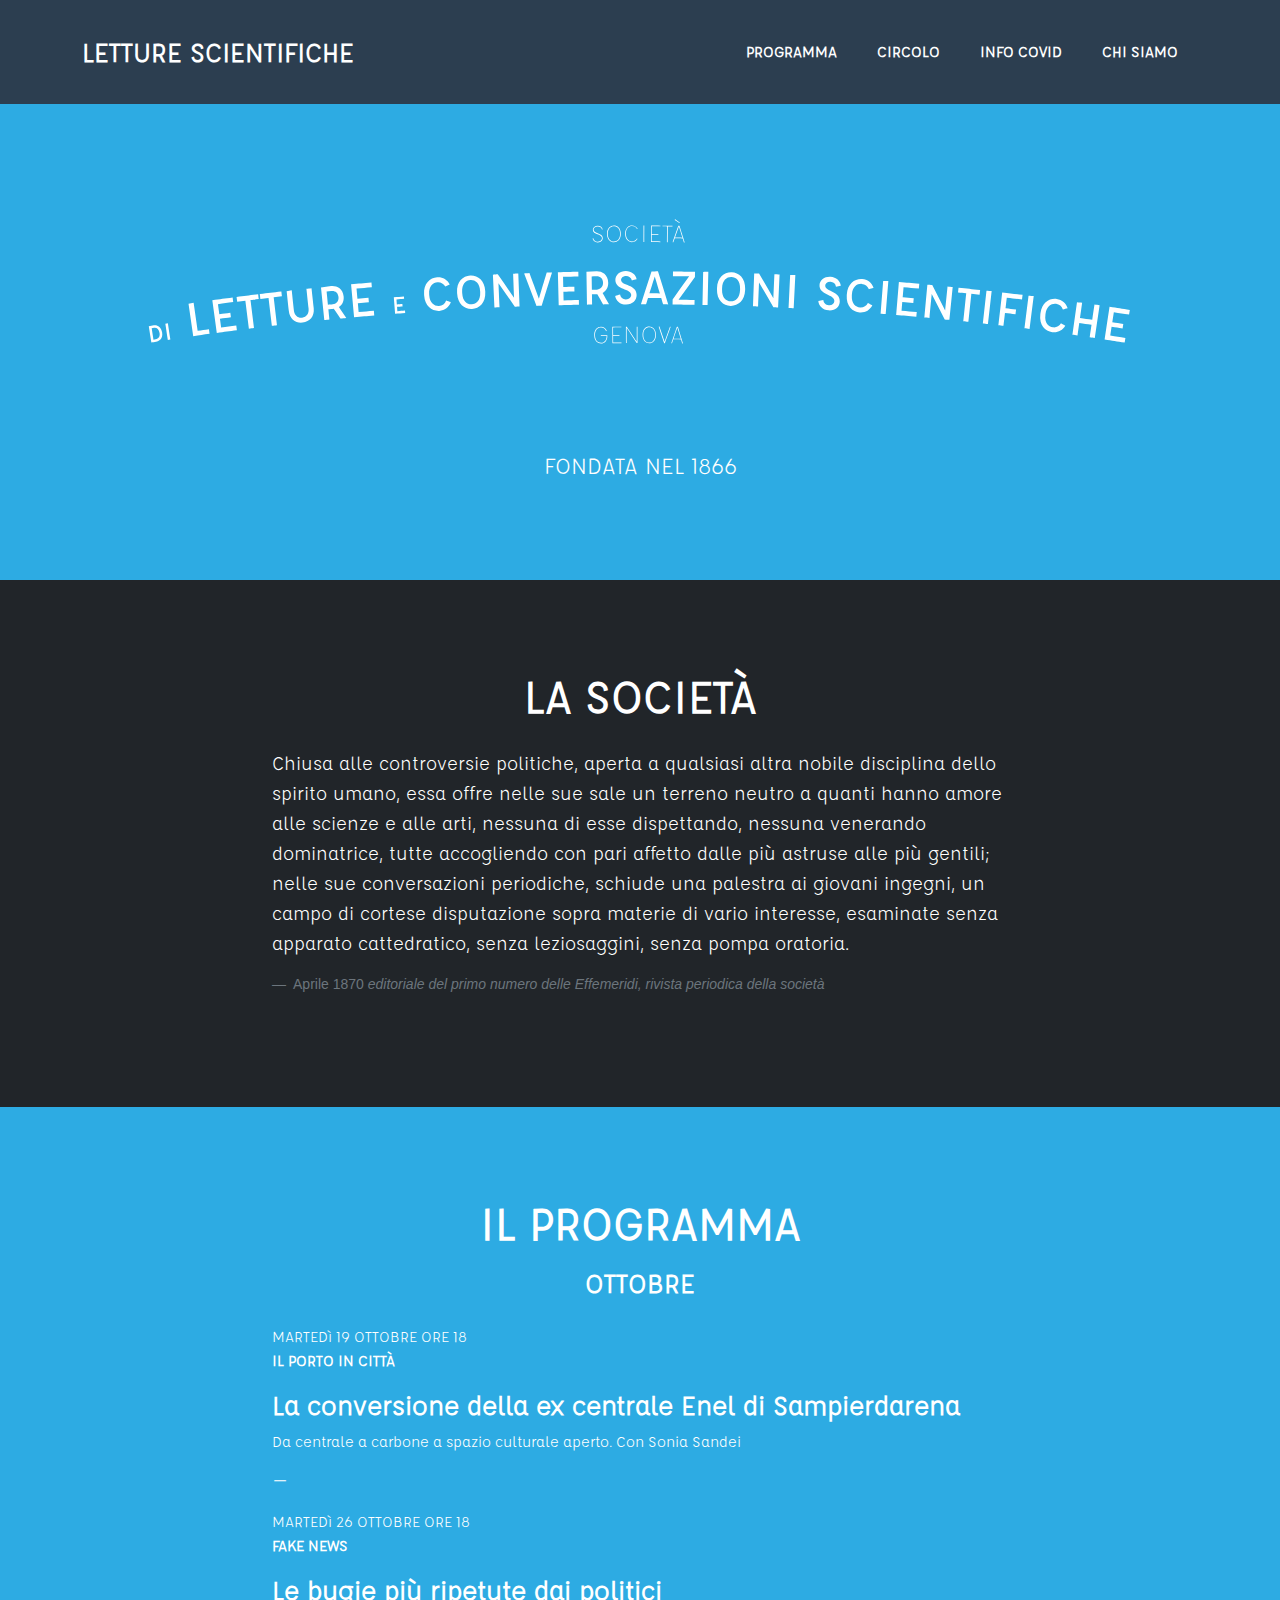
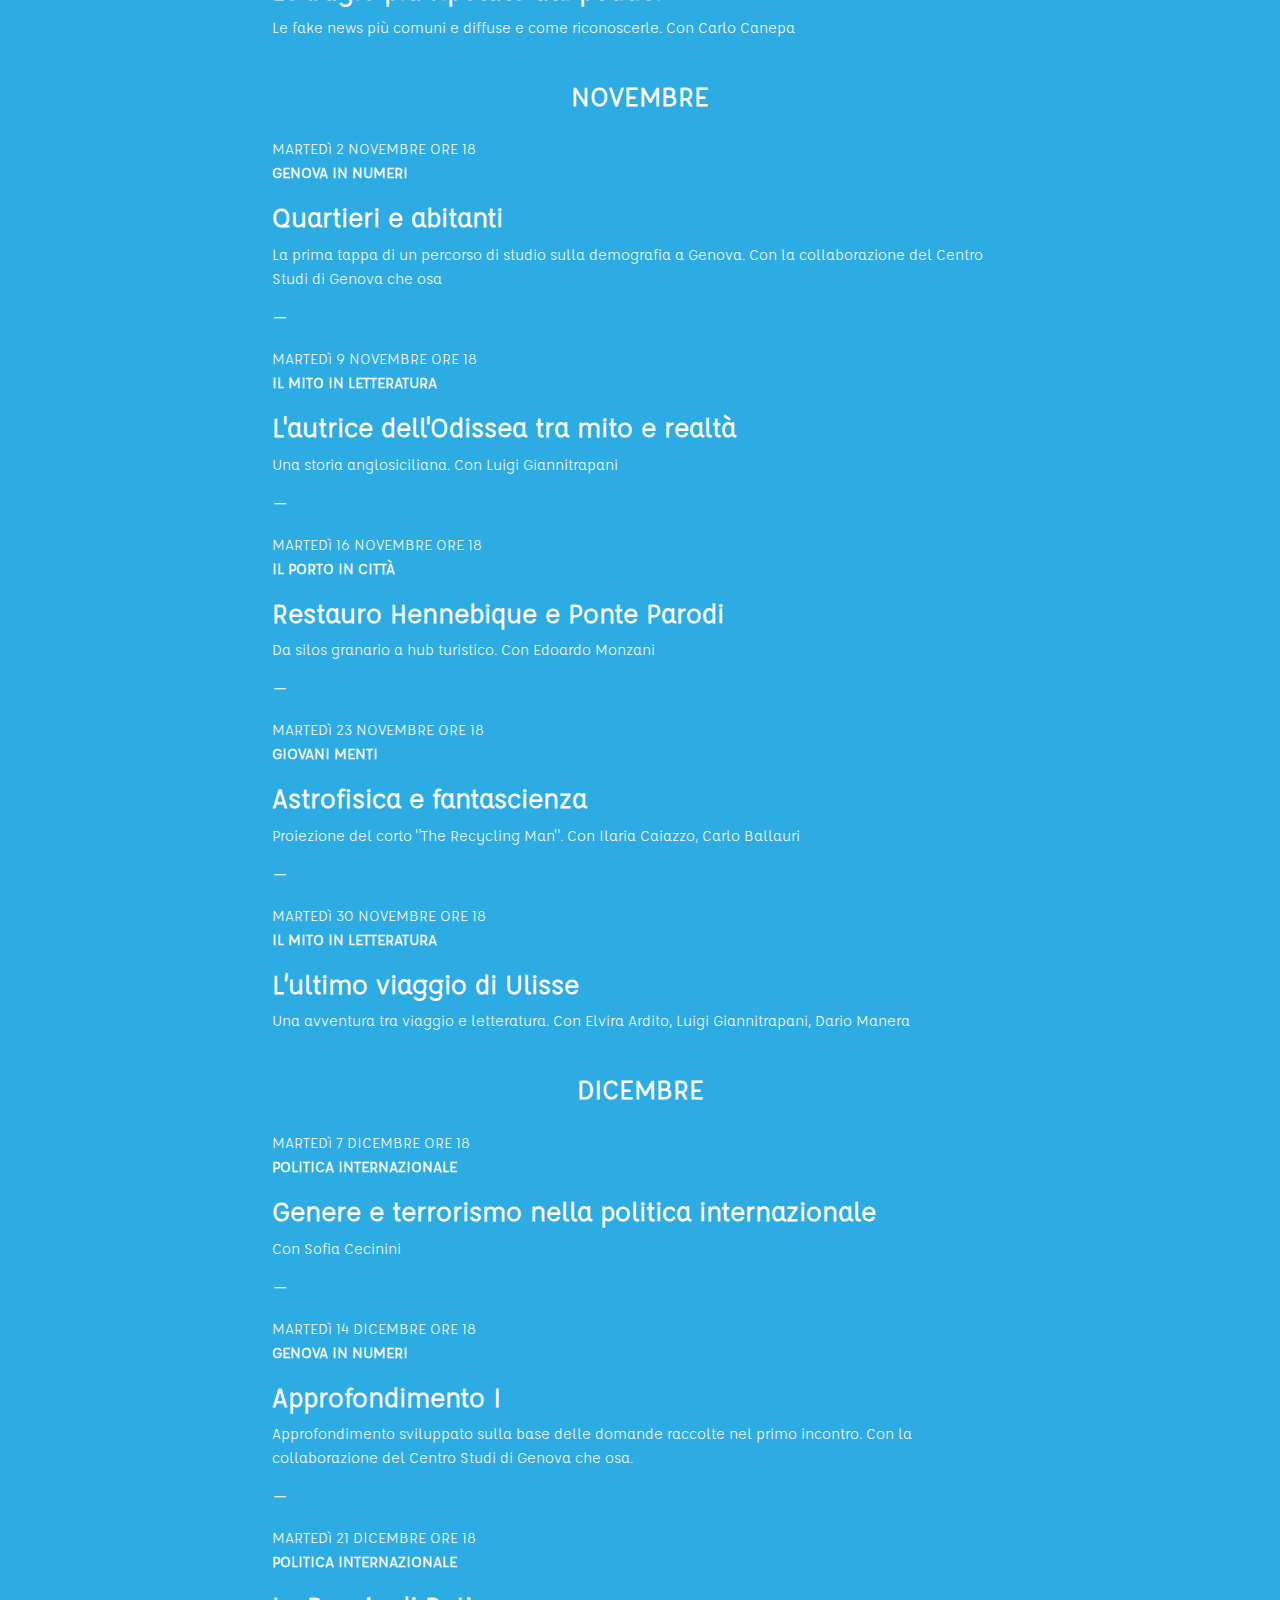
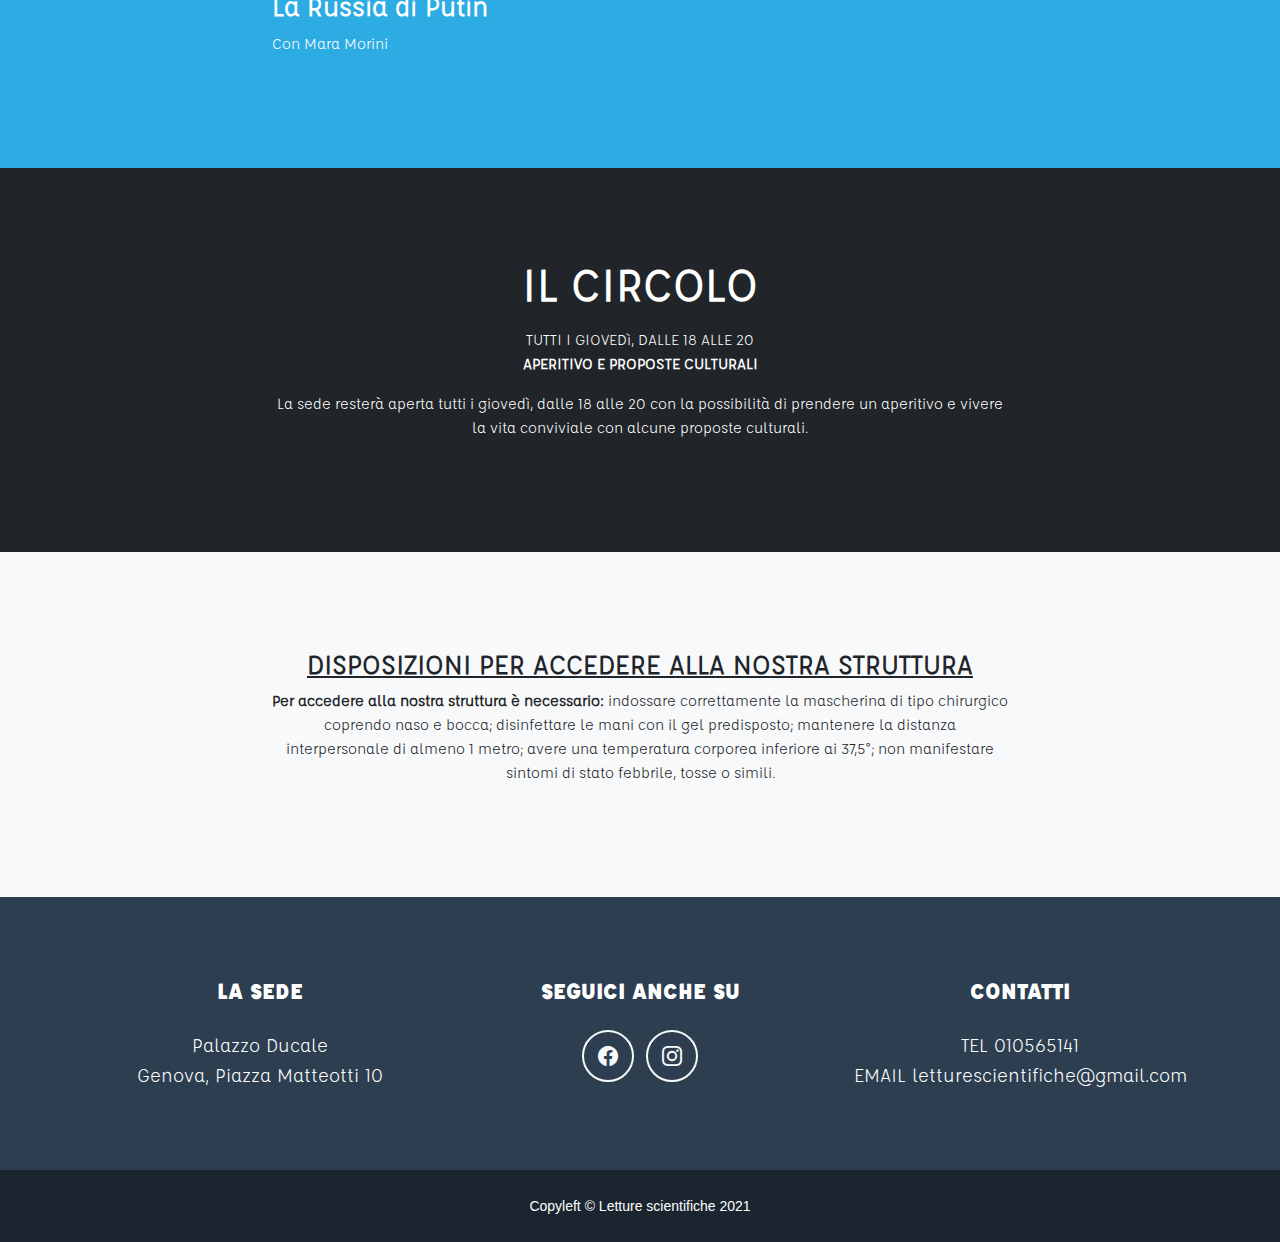
<file: index.html>
<!DOCTYPE html>
<html lang="en">
    <head>
        <meta charset="utf-8" />
        <meta name="viewport" content="width=device-width, initial-scale=1, shrink-to-fit=no" />
        <meta name="description" content="" />
        <meta name="author" content="" />
        <title>Società di letture e conversazioni scientifiche</title>
        <!-- Favicon-->
        <link rel="icon" type="image/x-icon" href="assets/favicon.ico" />
        <!-- Core theme CSS (includes Bootstrap)-->
        <link href="css/styles.css" rel="stylesheet" />
        <link href="css/slcs.css" rel="stylesheet" />
        <!-- icon ( Bootstrap)-->
        <link rel="stylesheet" href="https://cdn.jsdelivr.net/npm/bootstrap-icons@1.5.0/font/bootstrap-icons.css">
    </head>
    <body id="page-top">
        <!-- Navigation-->
        <nav class="navbar navbar-expand-lg bg-secondary text-uppercase fixed-top" id="mainNav">
            <div class="container">
                <a class="navbar-brand" href="#page-top">LETTURE SCIENTIFICHE</a>
                <button class="navbar-toggler text-uppercase font-weight-bold bg-primary text-white rounded" type="button" data-bs-toggle="collapse" data-bs-target="#navbarResponsive" aria-controls="navbarResponsive" aria-expanded="false" aria-label="Toggle navigation">
                    <i class="bi bi-three-dots-vertical"></i>
                </button>
                <div class="collapse navbar-collapse" id="navbarResponsive">
                    <ul class="navbar-nav ms-auto">
                        <li class="nav-item mx-0 mx-lg-1"><a class="nav-link py-3 px-0 px-lg-3" href="#programma">PROGRAMMA</a></li>
                        <li class="nav-item mx-0 mx-lg-1"><a class="nav-link py-3 px-0 px-lg-3" href="#circolo">CIRCOLO</a></li>
                        <li class="nav-item mx-0 mx-lg-1"><a class="nav-link py-3 px-0 px-lg-3" href="#info">INFO COVID</a></li>
                        <li class="nav-item mx-0 mx-lg-1"><a class="nav-link py-3 px-0 px-lg-3" href="chi-siamo.html">CHI SIAMO</a></li>
                    </ul>
                </div>
            </div>
        </nav>
        <!-- Masthead-->
        <header class="masthead bg-azzurro text-white text-center">
            <div class="container d-flex align-items-center flex-column">
                <!-- Masthead Avatar Image-->
                <img class="img-fluid mb-5" src="assets/letture%20scritta.svg" alt="società di letture e conversazioni scientifiche" style="max-width: 80vw;" />
                <!-- Masthead Subheading-->
                <p class="masthead-subheading font-weight-light mb-0">FONDATA NEL 1866</p>
            </div>
        </header>
        <!-- About Section-->
        <section class="page-section bg-dark text-white mb-0" id="about">
            <div class="container">
                <!-- About Section Heading-->
                <h2 class="page-section-heading text-center text-uppercase text-white">LA SOCIETÀ</h2>
                <!-- About Section Content-->
                <div class="row justify-content-center">
                    <div class="col-lg-8">
                    <figure class="mt-4">
                      <blockquote class="blockquote">
                      <p>Chiusa alle controversie politiche, aperta a qualsiasi altra nobile disciplina dello spirito umano, essa offre nelle sue sale un terreno neutro a quanti hanno amore alle scienze e alle arti, nessuna di esse dispettando, nessuna venerando dominatrice, tutte accogliendo con pari affetto dalle più astruse alle più gentili; nelle sue conversazioni periodiche, schiude una palestra ai giovani ingegni, un campo di cortese disputazione sopra materie di vario interesse, esaminate senza apparato cattedratico, senza leziosaggini, senza pompa oratoria.</p>
                      </blockquote>
                      <figcaption class="blockquote-footer mt-2">
                      Aprile 1870 <cite title="Source Title">editoriale del primo numero delle Effemeridi, rivista periodica della società</cite>
                      </figcaption>
                    </figure>
                    </div>
                </div>
            </div>
        </section>
        <!-- programma Section-->
        <section class="page-section bg-azzurro text-white mb-0" id="programma">
            <div class="container">
                <!-- Heading-->
                <h2 class="mb-2 page-section-heading text-center">IL PROGRAMMA</h2>
                <h3 class="mb-2 mt-4 text-center">OTTOBRE</h3>
                <!-- ottobre Section Content-->
                <div class="row justify-content-center">
                    <div class="col-lg-8">
                      <p class="mt-3">MARTEDì 19 OTTOBRE ORE 18<br /><b>IL PORTO IN CITTÀ</b></p>
                      <h3>La conversione della ex centrale Enel di Sampierdarena</h3>
                      <p>Da centrale a carbone a spazio culturale aperto. Con Sonia Sandei</p>
                      <i class="bi bi-dash-lg"></i> 
                     <p class="mt-3">MARTEDì 26 OTTOBRE ORE 18<br /><b>FAKE NEWS</b></p>
                     <h3>Le bugie più ripetute dai politici</h3>
                     <p>Le fake news più comuni e diffuse e come riconoscerle. Con Carlo Canepa</p>
                    </div>
                </div>
                <h3 class="mb-2 mt-4 text-center">NOVEMBRE</h3>
                <!-- novembre Section Content-->
                <div class="row justify-content-center">
                    <div class="col-lg-8">
                      <p class="mt-3">MARTEDì 2 NOVEMBRE ORE 18<br /><b>GENOVA IN NUMERI</b></p>
                      <h3>Quartieri e abitanti</h3>
                      <p>La prima tappa di un percorso di studio sulla demografia a Genova. Con la collaborazione del Centro Studi di Genova che osa</p>
                      <i class="bi bi-dash-lg"></i>
                     <p class="mt-3">MARTEDì 9 NOVEMBRE ORE 18<br /><b>IL MITO IN LETTERATURA</b></p>
                     <h3>L'autrice dell'Odissea tra mito e realtà</h3>
                     <p>Una storia anglosiciliana. Con Luigi Giannitrapani</p>
                     <i class="bi bi-dash-lg"></i>
                     <p class="mt-3">MARTEDì 16 NOVEMBRE ORE 18<br /><b>IL PORTO IN CITTÀ</b></p>
                     <h3>Restauro Hennebique e Ponte Parodi</h3>
                     <p>Da silos granario a hub turistico. Con Edoardo Monzani</p>
                     <i class="bi bi-dash-lg"></i>                     
                     <p class="mt-3">MARTEDì 23 NOVEMBRE ORE 18<br /><b>GIOVANI MENTI</b></p>
                     <h3>Astrofisica e fantascienza</h3>
                     <p>Proiezione del corto "The Recycling Man". Con Ilaria Caiazzo, Carlo Ballauri</p>
                     <i class="bi bi-dash-lg"></i>                     
                     <p class="mt-3">MARTEDì 30 NOVEMBRE ORE 18<br /><b>IL MITO IN LETTERATURA</b></p>
                     <h3>L’ultimo viaggio di Ulisse</h3>
                     <p>Una avventura tra viaggio e letteratura. Con Elvira Ardito, Luigi Giannitrapani, Dario Manera</p>                     
                    </div>
                </div>                
                <!-- dicembre Section Content-->
                <h3 class="mb-2 mt-4 text-center">DICEMBRE</h3>                
                <div class="row justify-content-center">
                    <div class="col-lg-8">
                      <p class="mt-3">MARTEDì 7 DICEMBRE ORE 18<br /><b>POLITICA INTERNAZIONALE</b></p>
                      <h3>Genere e terrorismo nella politica internazionale</h3>
                      <p>Con Sofia Cecinini</p>
                      <i class="bi bi-dash-lg"></i> 
                      <p class="mt-3">MARTEDì 14 DICEMBRE ORE 18<br /><b>GENOVA IN NUMERI</b></p>
                     <h3>Approfondimento I</h3>
                     <p>Approfondimento sviluppato sulla base delle domande raccolte nel primo incontro. Con la collaborazione del Centro Studi di Genova che osa.</p>
                     <i class="bi bi-dash-lg"></i>        
                     <p class="mt-3">MARTEDì 21 DICEMBRE ORE 18<br /><b>POLITICA INTERNAZIONALE</b></p>
                     <h3>La Russia di Putin</h3>
                     <p>Con Mara Morini</p>                         
                    </div>
                </div> 
            </div>
        </section>    
        <!-- circolo Section-->
        <section class="page-section bg-dark text-white mb-0" id="circolo">
            <div class="container">
                <!-- About Section Heading-->
                <h2 class="page-section-heading text-center text-uppercase text-white">IL CIRCOLO</h2>
                <!-- About Section Content-->
                <div class="row justify-content-center text-center">
                    <div class="col-lg-8">
                    <p class="mt-3">TUTTI I GIOVEDì, DALLE 18 ALLE 20<br /><b>APERITIVO E PROPOSTE CULTURALI</b></p>    
                    <p>La sede resterà aperta tutti i giovedì, dalle 18 alle 20 con la possibilità di prendere un aperitivo e vivere la vita conviviale con alcune proposte culturali.</p>
                    </div>
                </div>
            </div>
        </section>      
        <!-- infocovid Section-->
        <section class="page-section bg-light text-dark mb-0" id="info">
            <div class="container">
                <!-- About Section Heading-->
                <h3 class="text-center text-uppercase text-dark"><ins>DISPOSIZIONI PER ACCEDERE ALLA NOSTRA STRUTTURA</ins></h3>
                <!-- About Section Content-->
                <div class="row justify-content-center text-center">
                    <div class="col-lg-8">
                        <p><b>Per accedere alla nostra struttura è necessario:</b> indossare correttamente la mascherina di tipo chirurgico coprendo naso e bocca; disinfettare le mani con il gel predisposto; mantenere la distanza interpersonale di almeno 1 metro; avere una temperatura corporea inferiore ai 37,5°; non manifestare sintomi di stato febbrile, tosse o simili.</p>
                    </div>
                </div>
            </div>
        </section>            
        <!-- Footer-->
        <footer class="footer text-center">
            <div class="container">
                <div class="row">
                    <!-- Footer Location-->
                    <div class="col-lg-4 mb-5 mb-lg-0">
                        <h4 class="text-uppercase mb-4">LA SEDE</h4>
                        <p class="lead mb-0">
                            Palazzo Ducale
                            <br />
                            Genova, Piazza Matteotti 10
                        </p>
                    </div>
                    <!-- Footer Social Icons-->
                    <div class="col-lg-4 mb-5 mb-lg-0">
                        <h4 class="text-uppercase mb-4">SEGUICI ANCHE SU</h4>
                        <a class="btn btn-outline-light btn-social mx-1" href="#!"><i class="bi bi-facebook"></i></a>
                        <a class="btn btn-outline-light btn-social mx-1" href="#!"><i class="bi bi-instagram"></i></a>
                    </div>
                    <!-- Footer About Text-->
                    <div class="col-lg-4">
                        <h4 class="text-uppercase mb-4">CONTATTI</h4>
                        <p class="lead mb-0">
                            <b>TEL</b> 010565141
                            <br />
                            <b>EMAIL</b> letturescientifiche@gmail.com
                        </p>
                    </div>
                </div>
            </div>
        </footer>
        <!-- Copyright Section-->
        <div class="copyright py-4 text-center text-white">
            <div class="container"><small>Copyleft &copy; Letture scientifiche 2021</small></div>
        </div>


        <!-- Bootstrap core JS-->
        <script src="https://cdn.jsdelivr.net/npm/bootstrap@5.1.0/dist/js/bootstrap.bundle.min.js"></script>
        <!-- Core theme JS-->
        <script src="js/scripts.js"></script>
    </body>
</html>
</file>
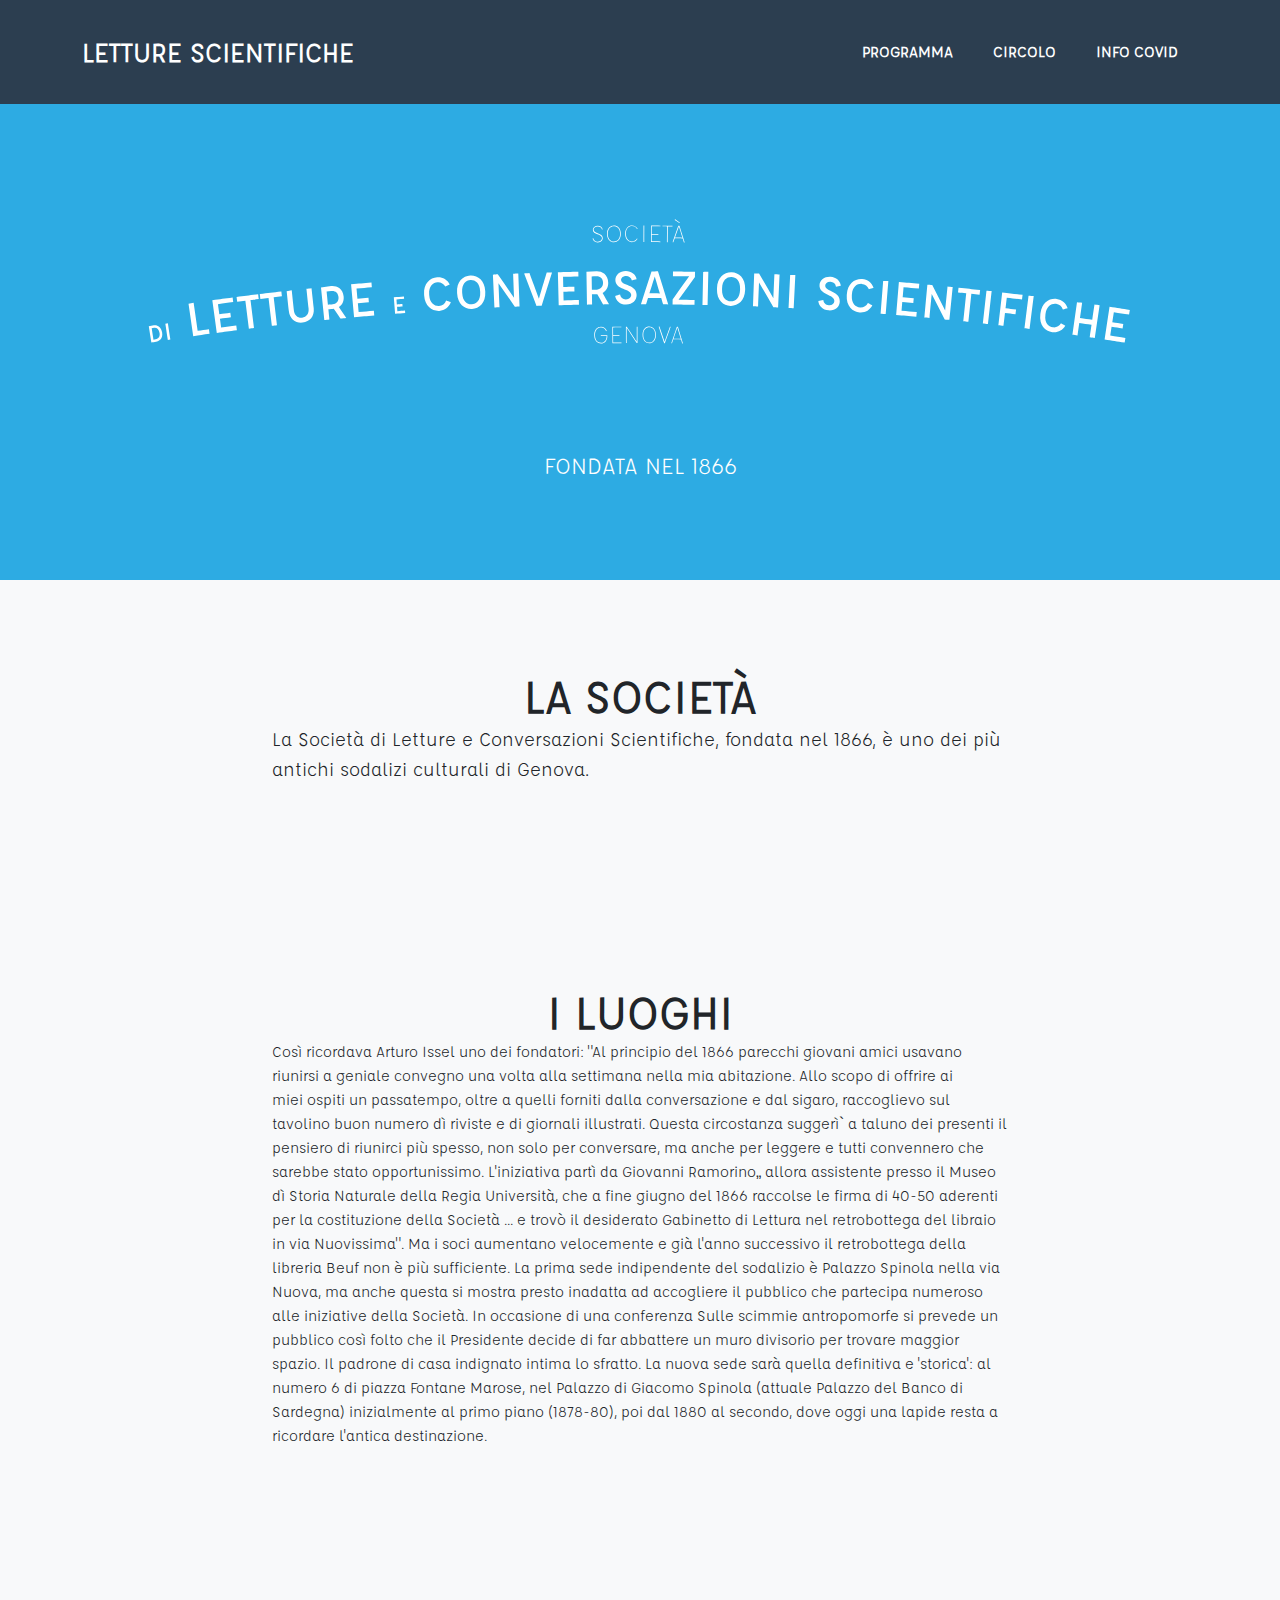
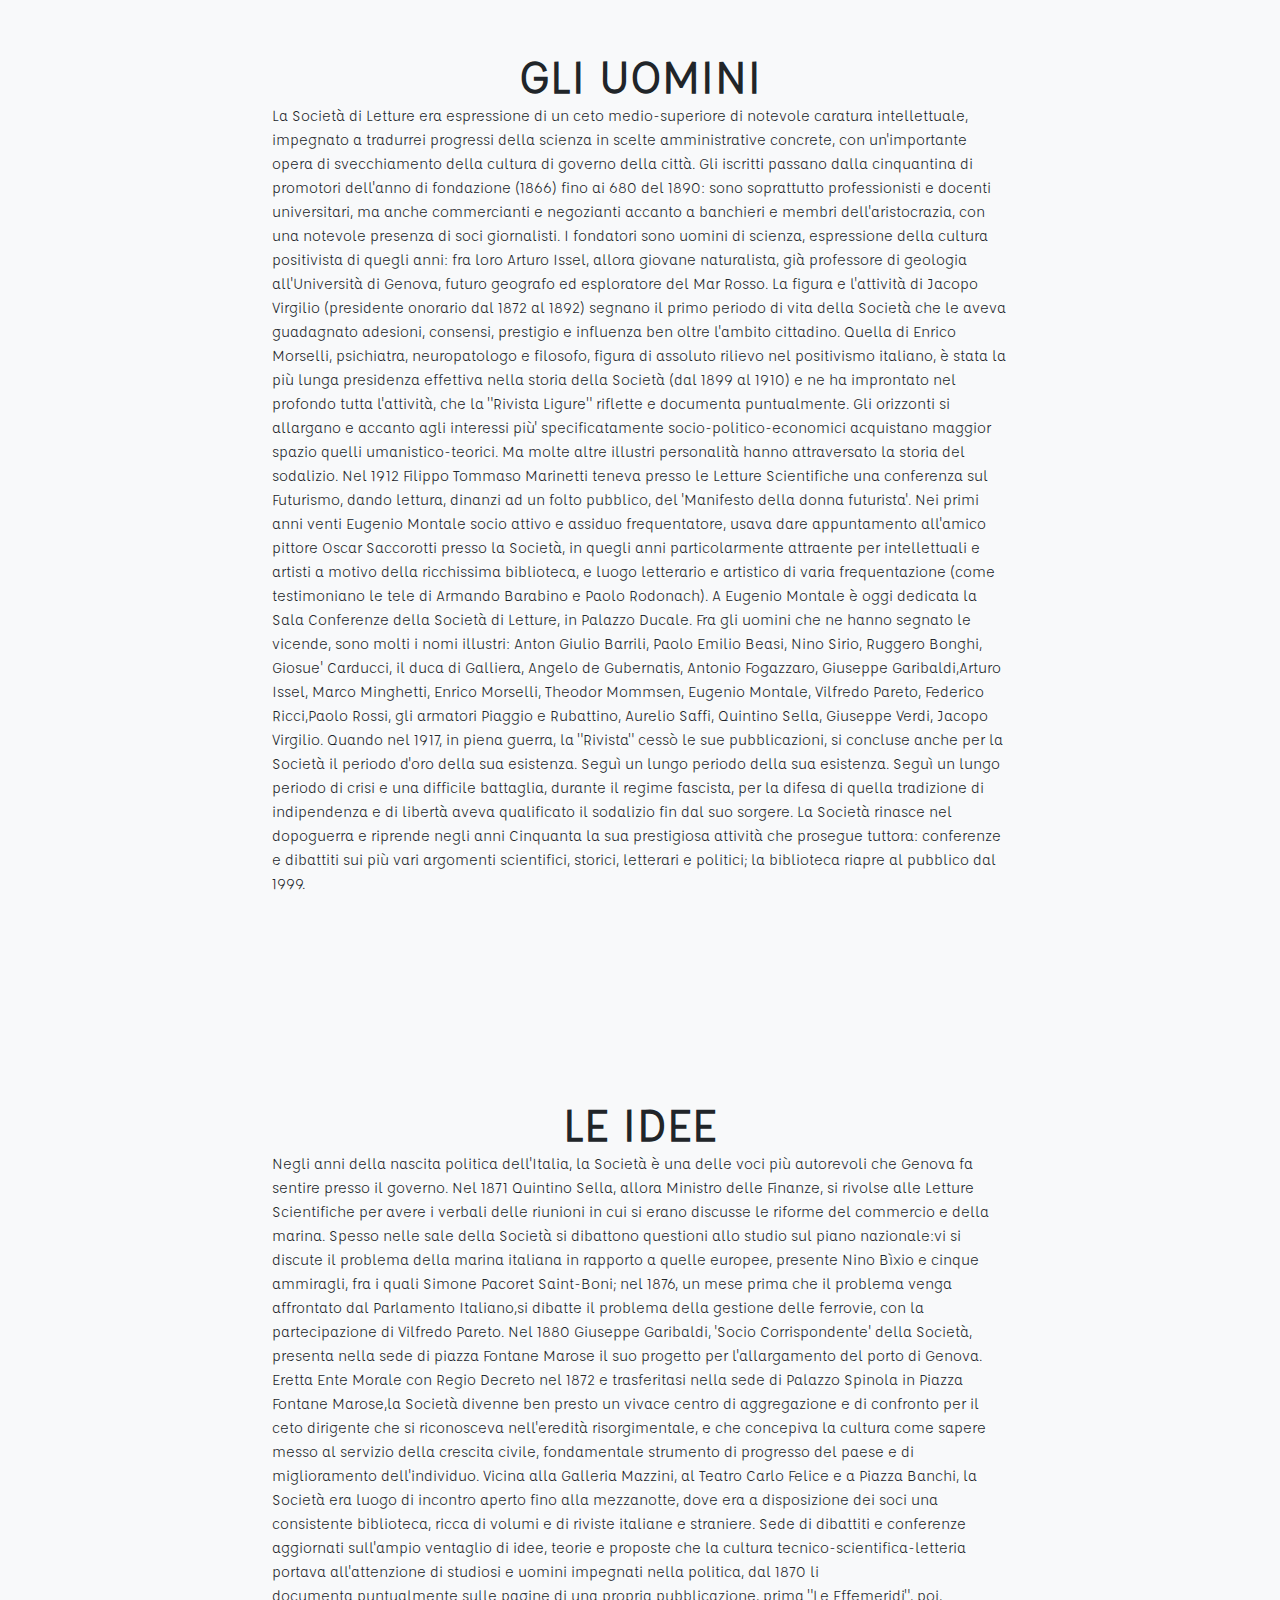
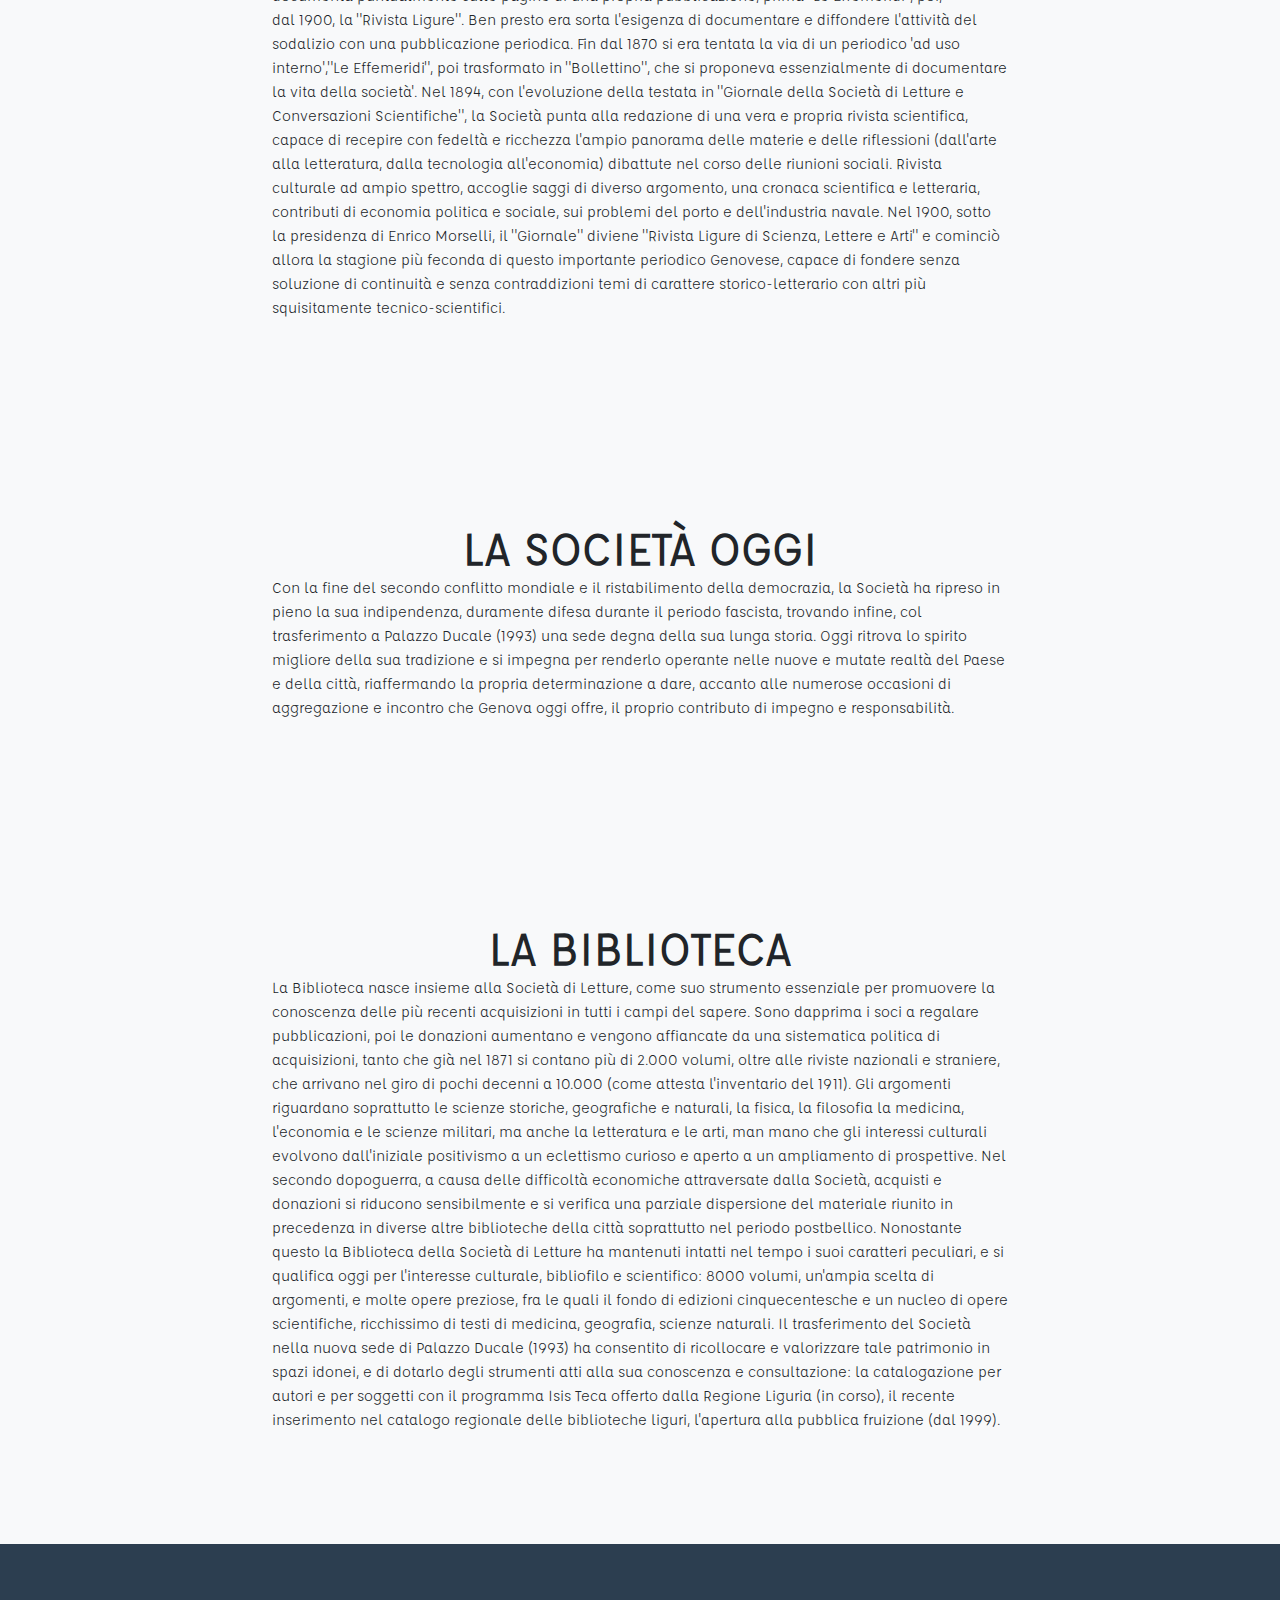
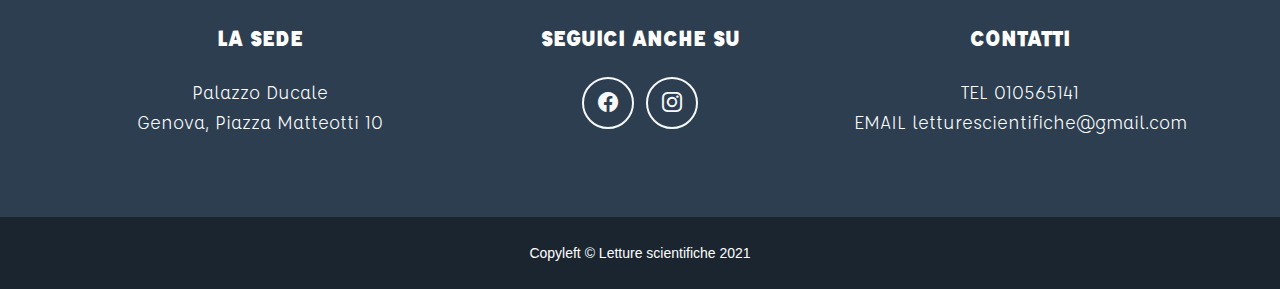
<file: chi-siamo.html>
<!DOCTYPE html>
<html lang="en">
    <head>
        <meta charset="utf-8" />
        <meta name="viewport" content="width=device-width, initial-scale=1, shrink-to-fit=no" />
        <meta name="description" content="" />
        <meta name="author" content="" />
        <title>Letture scientifiche - Chi siamo</title>
        <!-- Favicon-->
        <link rel="icon" type="image/x-icon" href="assets/favicon.ico" />
        <!-- affogato fonts-->
        <link href="http://fonts.cdnfonts.com/css/affogato?styles=28295,28291" rel="stylesheet">
        <!-- Core theme CSS (includes Bootstrap)-->
        <link href="css/styles.css" rel="stylesheet" />
        <link href="css/slcs.css" rel="stylesheet" />
        <!-- icon ( Bootstrap)-->
        <link rel="stylesheet" href="https://cdn.jsdelivr.net/npm/bootstrap-icons@1.5.0/font/bootstrap-icons.css">
    </head>
    <body id="page-top">
        <!-- Navigation-->
        <nav class="navbar navbar-expand-lg bg-secondary text-uppercase fixed-top" id="mainNav">
            <div class="container">
                <a class="navbar-brand" href="index.html#page-top">LETTURE SCIENTIFICHE</a>
                <button class="navbar-toggler text-uppercase font-weight-bold bg-primary text-white rounded" type="button" data-bs-toggle="collapse" data-bs-target="#navbarResponsive" aria-controls="navbarResponsive" aria-expanded="false" aria-label="Toggle navigation">
                    <i class="bi bi-three-dots-vertical"></i>
                </button>
                <div class="collapse navbar-collapse" id="navbarResponsive">
                    <ul class="navbar-nav ms-auto">
                        <li class="nav-item mx-0 mx-lg-1"><a class="nav-link py-3 px-0 px-lg-3" href="index.html#programma">PROGRAMMA</a></li>
                        <li class="nav-item mx-0 mx-lg-1"><a class="nav-link py-3 px-0 px-lg-3" href="index.html#circolo">CIRCOLO</a></li>
                        <li class="nav-item mx-0 mx-lg-1"><a class="nav-link py-3 px-0 px-lg-3" href="index.html#info">INFO COVID</a></li>
                    </ul>
                </div>
            </div>
        </nav>
        <!-- Masthead-->
        <header class="masthead bg-azzurro text-white text-center">
            <div class="container d-flex align-items-center flex-column">
                <!-- Masthead Avatar Image-->
                <img class="img-fluid mb-5" src="assets/letture%20scritta.svg" alt="società di letture e conversazioni scientifiche" style="max-width: 80vw;" />
                <!-- Masthead Subheading-->
                <p class="masthead-subheading font-weight-light mb-0">FONDATA NEL 1866</p>
            </div>
        </header>
      
        <!-- società Section-->
        <section class="page-section bg-light text-dark mb-0" id="about">
            <div class="container">
                <!-- About Section Heading-->
                <h2 class="page-section-heading text-center text-uppercase text-dark">LA SOCIETÀ</h2>
                <!-- About Section Content-->
                <div class="row justify-content-center">
                    <div class="col-lg-8"><p class="lead">La Società di Letture e Conversazioni Scientifiche, fondata nel 1866, è uno dei più antichi sodalizi culturali di Genova.</p></div>
                </div>
            </div>
        </section>
      
        <!-- luoghi Section-->
        <section class="page-section bg-light text-dark mb-0" id="about">
            <div class="container">
                <!-- About Section Heading-->
                <h2 class="page-section-heading text-center text-uppercase text-dark">I LUOGHI</h2>
                <!-- About Section Content-->
                <div class="row justify-content-center">
                    <div class="col-lg-8"><p>Così ricordava Arturo Issel uno dei fondatori: "Al principio del 1866 parecchi giovani amici usavano riunirsi a geniale convegno una volta alla settimana nella mia abitazione. Allo scopo di offrire ai  miei ospiti un passatempo, oltre a quelli forniti dalla conversazione e  dal sigaro, raccoglievo sul tavolino buon numero dì     riviste e di giornali illustrati. Questa circostanza suggerì` a  taluno dei presenti il pensiero di riunirci più spesso, non solo per  conversare, ma anche per leggere e tutti     convennero che sarebbe stato opportunissimo. L'iniziativa partì da Giovanni Ramorino„ allora assistente presso il Museo dì Storia Naturale della Regia Università, che a fine giugno del 1866 raccolse le firma di 40-50 aderenti per la costituzione della Società ... e trovò il desiderato Gabinetto di Lettura nel retrobottega del libraio in via Nuovissima". Ma i soci aumentano velocemente e già l'anno successivo il retrobottega della libreria Beuf non è più sufficiente. La prima sede indipendente del sodalizio è Palazzo Spinola nella via Nuova, ma anche questa si  mostra presto inadatta ad accogliere il pubblico che partecipa numeroso  alle iniziative della Società. In occasione di     una conferenza Sulle scimmie antropomorfe si prevede un pubblico  così folto che il Presidente decide di far abbattere un muro divisorio  per trovare maggior spazio. Il padrone di casa indignato intima lo sfratto. La nuova sede sarà quella definitiva e 'storica': al numero 6 di  piazza Fontane Marose, nel Palazzo di Giacomo Spinola (attuale Palazzo  del Banco di Sardegna) inizialmente al primo piano (1878-80), poi dal 1880 al secondo, dove oggi una lapide resta a  ricordare l'antica destinazione. </p></div>
                </div>
            </div>
        </section>
      
        <!-- uomini Section-->
        <section class="page-section bg-light text-dark mb-0" id="about">
            <div class="container">
                <!-- About Section Heading-->
                <h2 class="page-section-heading text-center text-uppercase text-dark">GLI UOMINI</h2>
                <!-- About Section Content-->
                <div class="row justify-content-center">
                  <div class="col-lg-8"><p>La Società di Letture era espressione di un ceto medio-superiore di notevole caratura intellettuale, impegnato a tradurrei progressi della scienza in scelte amministrative concrete, con un'importante opera di svecchiamento della cultura di governo della città. Gli iscritti passano dalla cinquantina di promotori dell'anno di fondazione (1866) fino ai 680 del 1890: sono soprattutto professionisti e docenti universitari, ma anche commercianti e negozianti accanto a banchieri e membri dell'aristocrazia, con una notevole presenza di soci giornalisti.
I fondatori sono uomini di scienza, espressione della cultura positivista di quegli anni: fra loro Arturo Issel, allora giovane naturalista, già professore di geologia all'Università di Genova, futuro geografo ed esploratore del Mar Rosso. La figura e l'attività di Jacopo Virgilio (presidente onorario dal 1872 al 1892) segnano il primo periodo di vita della Società che le aveva guadagnato adesioni, consensi, prestigio e influenza ben oltre l'ambito cittadino. Quella di Enrico Morselli, psichiatra, neuropatologo e filosofo, figura di assoluto rilievo nel positivismo italiano, è stata la più lunga presidenza effettiva nella storia della Società (dal 1899 al 1910) e ne ha improntato nel profondo tutta l'attività, che la "Rivista Ligure" riflette e documenta puntualmente. Gli orizzonti si allargano e accanto agli interessi più' specificatamente socio-politico-economici acquistano maggior spazio quelli umanistico-teorici.
Ma molte altre illustri personalità hanno attraversato la storia del sodalizio. Nel 1912 Filippo Tommaso Marinetti teneva presso le Letture Scientifiche una conferenza sul Futurismo, dando lettura, dinanzi ad un folto pubblico, del 'Manifesto della donna futurista'. Nei primi anni venti Eugenio Montale socio attivo e assiduo frequentatore, usava dare appuntamento all'amico pittore Oscar Saccorotti presso la Società, in quegli anni particolarmente attraente per intellettuali e artisti a motivo della ricchissima biblioteca, e luogo letterario e artistico di varia frequentazione (come testimoniano le tele di Armando Barabino e Paolo Rodonach). A Eugenio Montale è oggi dedicata la Sala Conferenze della Società di Letture, in Palazzo Ducale.
Fra gli uomini che ne hanno segnato le vicende, sono molti i nomi  illustri: Anton Giulio Barrili, Paolo Emilio Beasi, Nino Sirio, Ruggero  Bonghi, Giosue' Carducci, il duca di Galliera, Angelo de     Gubernatis, Antonio Fogazzaro, Giuseppe Garibaldi,Arturo Issel, Marco  Minghetti, Enrico Morselli, Theodor Mommsen, Eugenio Montale, Vilfredo  Pareto, Federico Ricci,Paolo Rossi, gli armatori Piaggio e Rubattino, Aurelio Saffi, Quintino Sella, Giuseppe Verdi, Jacopo Virgilio. 
Quando nel 1917, in piena guerra, la "Rivista" cessò le sue  pubblicazioni, si concluse anche per la Società il periodo d'oro della  sua esistenza. Seguì un lungo periodo della sua esistenza. Seguì un lungo periodo di crisi e una difficile battaglia, durante il  regime fascista, per la difesa di quella tradizione di indipendenza e di  libertà aveva qualificato il sodalizio fin dal suo  sorgere. 
La Società rinasce nel dopoguerra e riprende negli anni Cinquanta la  sua prestigiosa attività che prosegue tuttora: conferenze e dibattiti  sui più vari argomenti scientifici, storici, letterari e  politici; la biblioteca riapre al pubblico dal 1999. </p></div>
                </div>
            </div>
        </section>
      
        <!-- idee Section-->
        <section class="page-section bg-light text-dark mb-0" id="about">
            <div class="container">
                <!-- About Section Heading-->
                <h2 class="page-section-heading text-center text-uppercase text-dark">LE IDEE</h2>
                <!-- About Section Content-->
                <div class="row justify-content-center">
                  <div class="col-lg-8"><p>Negli anni della nascita politica dell'Italia, la Società è una delle voci più autorevoli che Genova fa sentire presso il governo. Nel 1871 Quintino Sella, allora Ministro delle Finanze, si rivolse alle Letture Scientifiche per avere i verbali delle riunioni in cui si erano discusse le riforme del commercio e della marina. Spesso nelle sale della Società si dibattono questioni allo studio sul piano nazionale:vi si discute il problema della marina italiana in rapporto a quelle europee, presente Nino Bìxio e cinque ammiragli, fra i quali Simone Pacoret Saint-Boni; nel 1876, un mese prima che il problema venga affrontato dal Parlamento Italiano,si dibatte il problema della gestione delle ferrovie, con la partecipazione di Vilfredo Pareto. Nel 1880 Giuseppe Garibaldi, 'Socio Corrispondente' della Società, presenta nella sede di piazza Fontane Marose il suo progetto per l'allargamento del porto di Genova. Eretta Ente Morale con Regio Decreto nel 1872 e trasferitasi nella  sede di Palazzo Spinola in Piazza Fontane Marose,la Società divenne ben  presto un vivace centro di aggregazione e di confronto     per il ceto dirigente che si riconosceva nell'eredità  risorgimentale, e che concepiva la cultura come sapere messo al  servizio della crescita civile, fondamentale strumento di progresso  del paese e di miglioramento dell'individuo. Vicina alla Galleria Mazzini, al Teatro Carlo Felice e a Piazza  Banchi, la Società era luogo di incontro aperto fino alla mezzanotte,  dove era a disposizione dei soci una consistente biblioteca, ricca di volumi e di riviste italiane  e straniere. Sede di dibattiti e conferenze aggiornati sull'ampio ventaglio di  idee, teorie e proposte che la cultura tecnico-scientifica-letteria  portava all'attenzione di studiosi e uomini impegnati nella politica, dal 1870 li documenta puntualmente  sulle pagine di una propria pubblicazione, prima "Le Effemeridi", poi,  dal 1900, la "Rivista Ligure". Ben presto era sorta l'esigenza di documentare e diffondere  l'attività del sodalizio con una pubblicazione periodica. Fin dal 1870  si era tentata la via di un periodico 'ad uso interno',"Le     Effemeridi", poi trasformato in "Bollettino", che si proponeva  essenzialmente di documentare la vita della società'. Nel 1894, con  l'evoluzione della testata in "Giornale della Società di Letture e Conversazioni Scientifiche", la Società punta alla redazione di  una vera e propria rivista scientifica, capace di recepire con fedeltà e  ricchezza l'ampio panorama delle materie e delle riflessioni (dall'arte alla letteratura, dalla tecnologia  all'economia) dibattute nel corso delle riunioni sociali. Rivista culturale ad ampio spettro, accoglie saggi di diverso argomento, una     cronaca scientifica e letteraria, contributi di economia politica e  sociale, sui problemi del porto e dell'industria navale. Nel 1900, sotto la presidenza di Enrico Morselli, il "Giornale" diviene "Rivista Ligure di Scienza, Lettere e Arti" e cominciò allora la stagione più feconda di questo importante periodico Genovese, capace di fondere senza soluzione di continuità e senza contraddizioni temi di carattere storico-letterario con altri più squisitamente tecnico-scientifici. </p></div>
                </div>
            </div>
        </section>
  
          <!-- società oggi Section-->
        <section class="page-section bg-light text-dark mb-0" id="about">
            <div class="container">
                <!-- About Section Heading-->
                <h2 class="page-section-heading text-center text-uppercase text-dark">LA SOCIETÀ OGGI</h2>
                <!-- About Section Content-->
                <div class="row justify-content-center">
                  <div class="col-lg-8"><p>Con la fine del secondo conflitto mondiale e il ristabilimento della  democrazia, la Società ha ripreso in pieno la sua indipendenza,  duramente difesa durante il periodo fascista, trovando infine, col trasferimento a Palazzo Ducale (1993) una sede degna  della sua lunga storia. Oggi ritrova lo spirito migliore della sua tradizione e si impegna  per renderlo operante nelle nuove e mutate realtà del Paese e della  città, riaffermando la propria determinazione a dare, accanto alle numerose occasioni di aggregazione e incontro che Genova oggi  offre, il proprio contributo di impegno e responsabilità. </p></div>
                </div>
            </div>
        </section>    
      
                <!-- biblioteca Section-->
        <section class="page-section bg-light text-dark mb-0" id="about">
            <div class="container">
                <!-- About Section Heading-->
                <h2 class="page-section-heading text-center text-uppercase text-dark">LA BIBLIOTECA</h2>
                <!-- About Section Content-->
                <div class="row justify-content-center">
                  <div class="col-lg-8"><p>La Biblioteca nasce insieme alla Società di Letture, come suo  strumento essenziale per promuovere la conoscenza delle più recenti  acquisizioni in tutti i campi del sapere. Sono dapprima i soci a regalare pubblicazioni, poi le donazioni  aumentano e vengono affiancate da una sistematica politica di  acquisizioni, tanto che già nel 1871 si contano più di 2.000 volumi, oltre alle riviste nazionali e straniere, che arrivano nel giro di  pochi decenni a 10.000 (come attesta l'inventario del 1911). Gli  argomenti riguardano soprattutto le scienze storiche, geografiche e naturali, la fisica, la filosofia la medicina, l'economia e le scienze militari, ma anche la letteratura e le  arti, man mano che gli interessi culturali evolvono dall'iniziale     positivismo a un eclettismo curioso e aperto a un ampliamento di  prospettive. Nel secondo dopoguerra, a causa delle difficoltà economiche  attraversate dalla Società, acquisti e donazioni si riducono  sensibilmente e si verifica una parziale dispersione del materiale  riunito     in precedenza in diverse altre biblioteche della città soprattutto  nel periodo postbellico. Nonostante questo la Biblioteca della Società  di Letture ha mantenuti intatti nel tempo i suoi     caratteri peculiari, e si qualifica oggi per l'interesse culturale,  bibliofilo e scientifico: 8000 volumi, un'ampia scelta di argomenti, e  molte opere preziose, fra le quali il fondo di edizioni     cinquecentesche e un nucleo di opere scientifiche, ricchissimo di  testi di medicina, geografia, scienze naturali. Il trasferimento del Società nella nuova sede di Palazzo Ducale  (1993) ha consentito di ricollocare e valorizzare tale patrimonio in  spazi idonei, e di dotarlo degli strumenti atti alla sua  conoscenza e consultazione: la catalogazione per autori e per  soggetti con il programma Isis Teca offerto dalla Regione Liguria (in  corso), il recente inserimento nel catalogo regionale delle     biblioteche liguri, l'apertura alla pubblica fruizione (dal 1999). </p></div>
                </div>
            </div>
        </section>
      
              <!-- Footer-->
        <footer class="footer text-center">
            <div class="container">
                <div class="row">
                    <!-- Footer Location-->
                    <div class="col-lg-4 mb-5 mb-lg-0">
                        <h4 class="text-uppercase mb-4">LA SEDE</h4>
                        <p class="lead mb-0">
                            Palazzo Ducale
                            <br />
                            Genova, Piazza Matteotti 10
                        </p>
                    </div>
                    <!-- Footer Social Icons-->
                    <div class="col-lg-4 mb-5 mb-lg-0">
                        <h4 class="text-uppercase mb-4">SEGUICI ANCHE SU</h4>
                        <a class="btn btn-outline-light btn-social mx-1" href="#!"><i class="bi bi-facebook"></i></a>
                        <a class="btn btn-outline-light btn-social mx-1" href="#!"><i class="bi bi-instagram"></i></a>
                    </div>
                    <!-- Footer About Text-->
                    <div class="col-lg-4">
                        <h4 class="text-uppercase mb-4">CONTATTI</h4>
                        <p class="lead mb-0">
                            <b>TEL</b> 010565141
                            <br />
                            <b>EMAIL</b> letturescientifiche@gmail.com
                        </p>
                    </div>
                </div>
            </div>
        </footer>
        <!-- Copyright Section-->
        <div class="copyright py-4 text-center text-white">
            <div class="container"><small>Copyleft &copy; Letture scientifiche 2021</small></div>
        </div>


        <!-- Bootstrap core JS-->
        <script src="https://cdn.jsdelivr.net/npm/bootstrap@5.1.0/dist/js/bootstrap.bundle.min.js"></script>
        <!-- Core theme JS-->
        <script src="js/scripts.js"></script>
    </body>
</html>
</file>
<file: css/slcs.css>
@font-face {
    font-family: 'Affogato-Black';
    src: url("../webfont/Affogato-Black.eot");
    src: url("../webfont/Affogato-Black.eot?#iefix") format('embedded-opentype'),
    	 url("../webfont/Affogato-Black.woff") format('woff'),
         url("../webfont/Affogato-Black.woff2") format('woff2'),
         url("../webfont/Affogato-Black.ttf")  format('truetype'),
         url("../webfont/Affogato-Black.svg") format('svg');
    font-weight: normal;
    font-style: normal;
}

@font-face {
    font-family: 'Affogato-Regular';
    src: url("../webfont/Affogato-Regular.eot");
    src: url("../webfont/Affogato-Regular.eot?#iefix") format('embedded-opentype'),
    	 url("../webfont/Affogato-Regular.woff") format('woff'),
         url("../webfont/Affogato-Regular.woff2") format('woff2'),
         url("../webfont/Affogato-Regular.ttf")  format('truetype'),
         url("../webfont/Affogato-Regular.svg") format('svg');
}


h1 {font-family: 'Affogato-Black', sans-serif; font-weight: 900;}
h2 {font-family: 'Affogato-Regular', sans-serif;}
h3 {font-family: 'Affogato-Regular', sans-serif;}
h4 {font-family: 'Affogato-Black', sans-serif; font-weight: 900;}
h5 {font-family: 'Affogato-Regular', sans-serif;}
h6 {font-family: 'Affogato-Regular', sans-serif;}
p {font-family: 'Affogato-Regular', sans-serif;}

.display {font-family: 'Affogato-Regular', sans-serif;}
.btn {font-family: 'Affogato-Regular', sans-serif;}
.fw-bold {font-family: 'Affogato-Regular', sans-serif;}
.fw-bolder {font-family: 'Affogato-Regular', sans-serif;}

.bg-azzurro {
background-color: #2DABE3;
}

#mainNav {
    font-family: 'Affogato-Regular', sans-serif;
}
</file>
